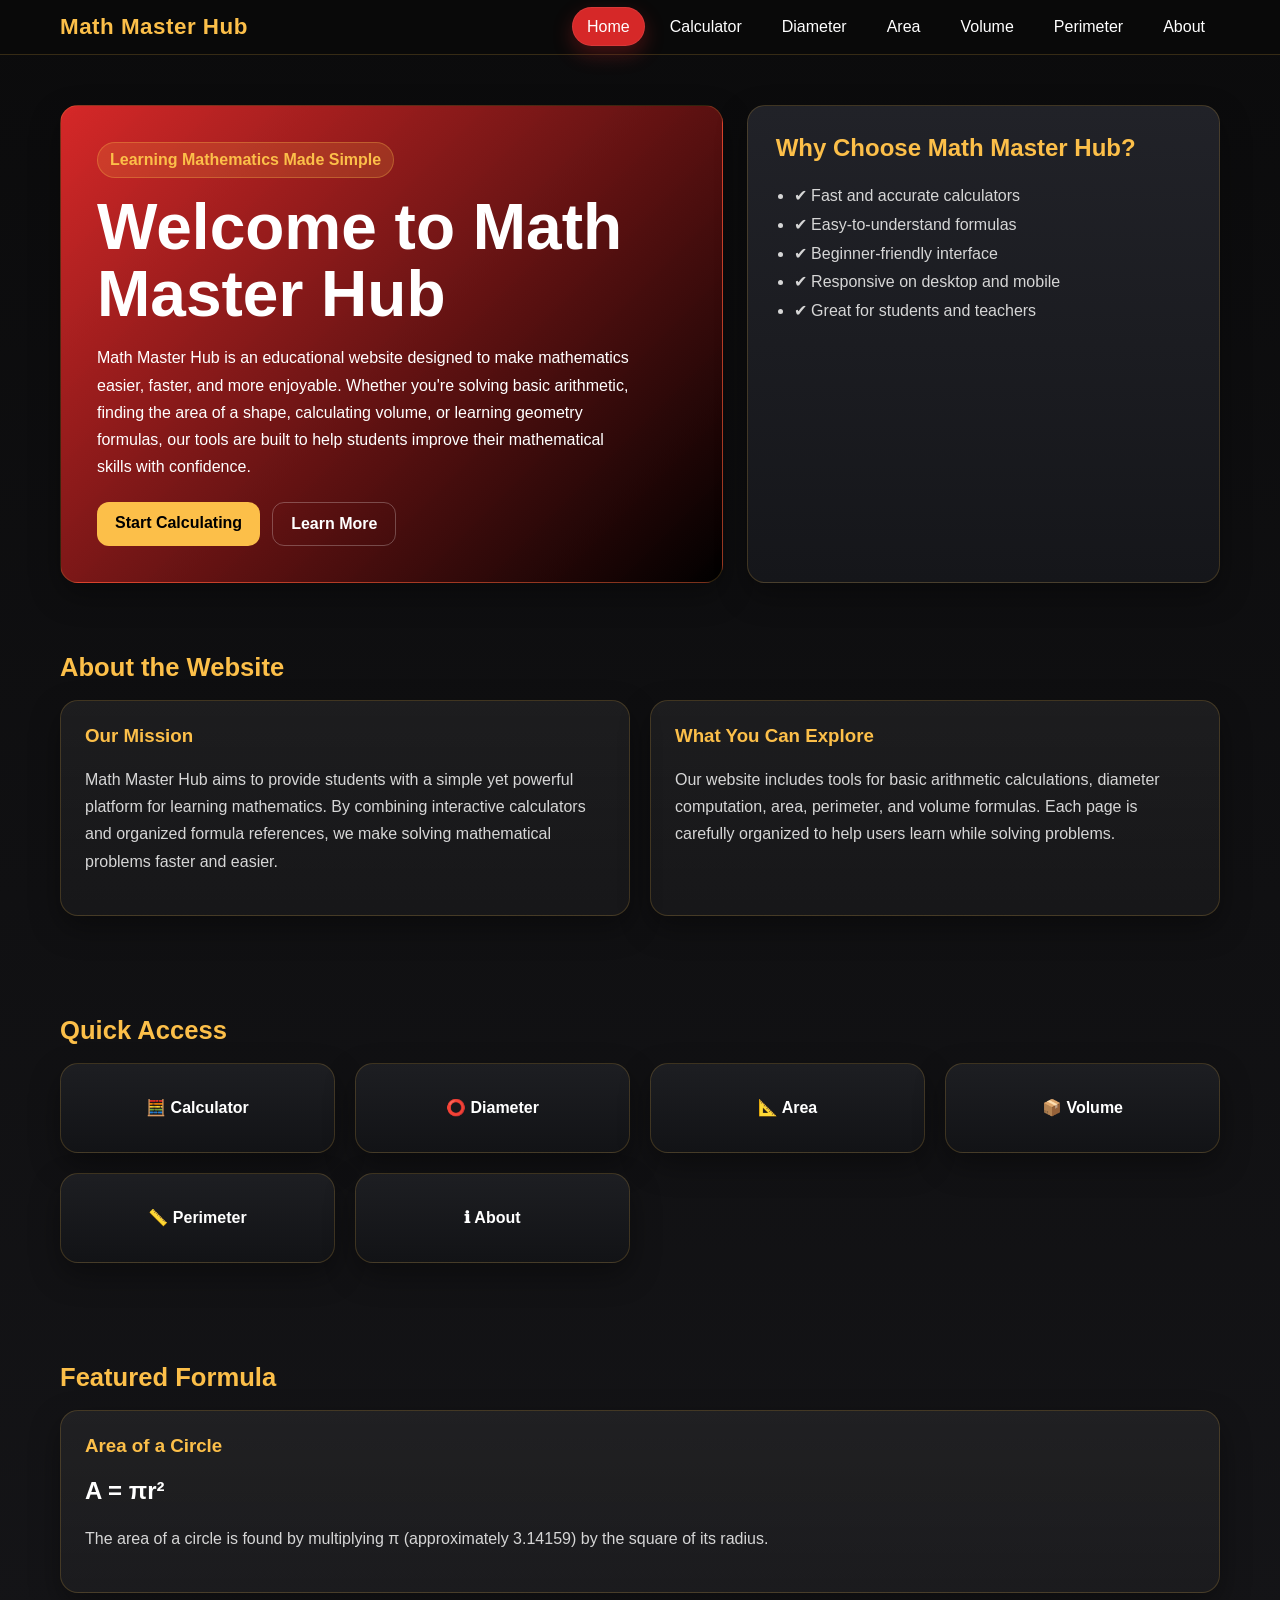
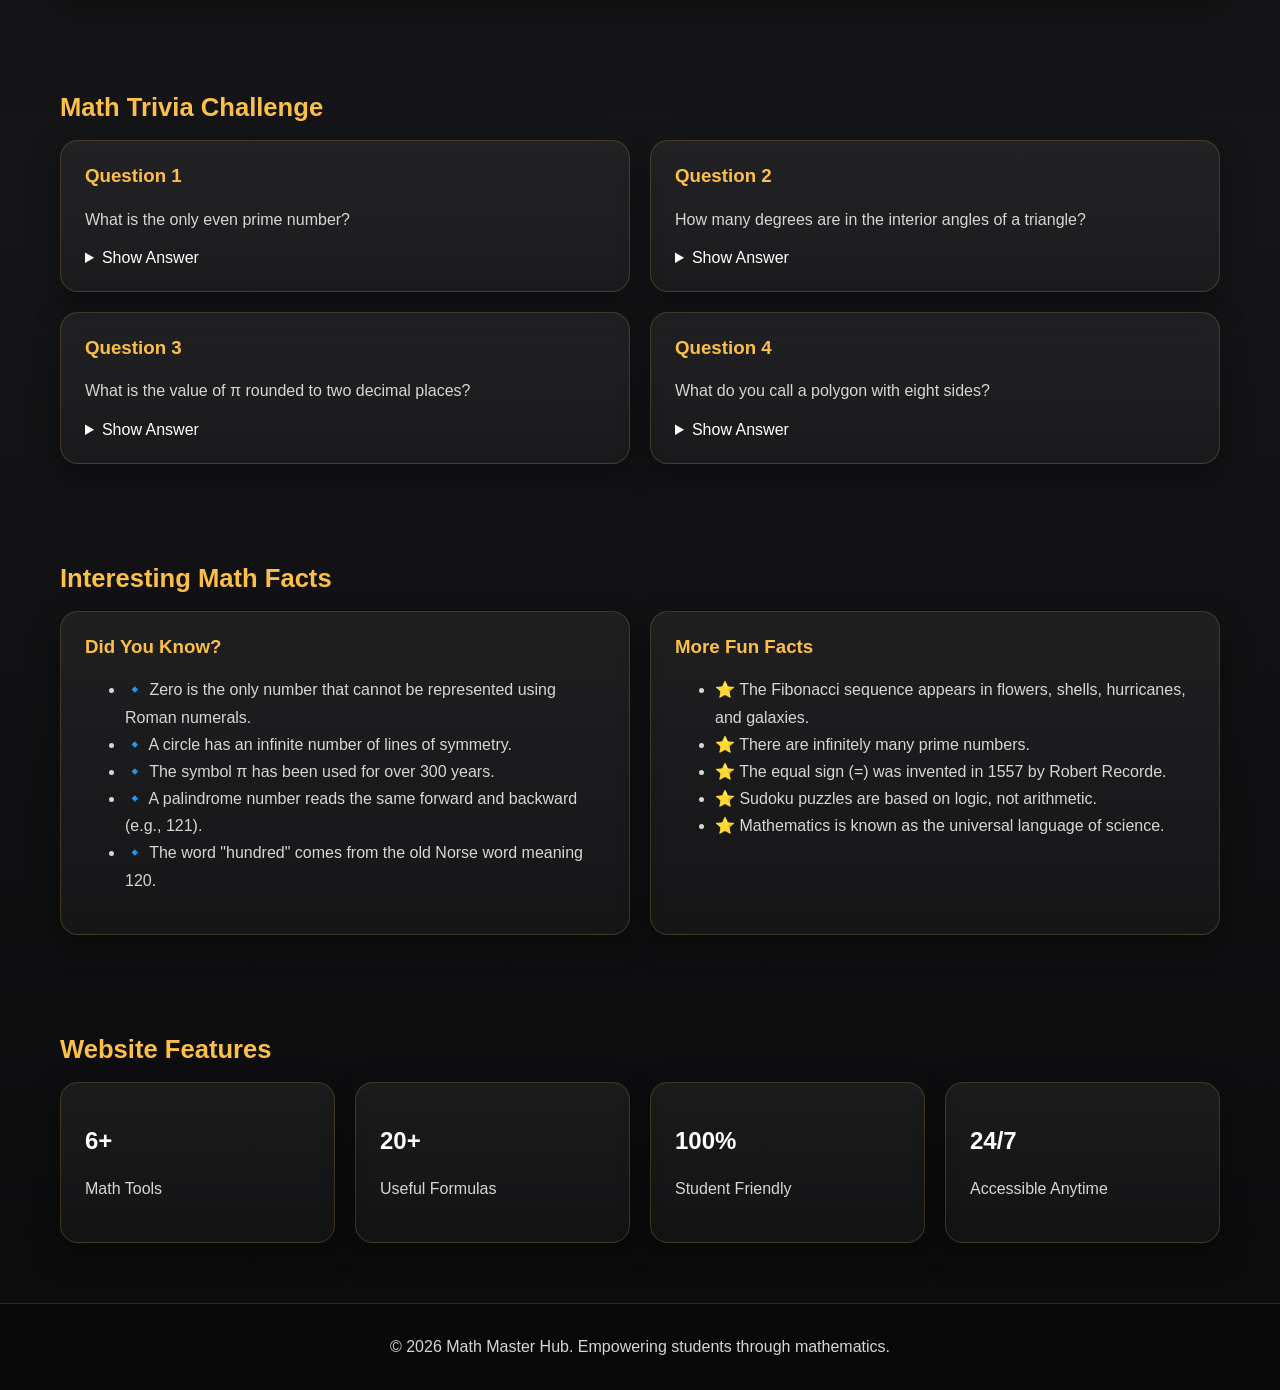
<file: index.html>
<!DOCTYPE html>
<html lang="en">
<head>
  <meta charset="UTF-8">
  <meta name="viewport" content="width=device-width, initial-scale=1.0">
  <title>Math Master Hub | Home</title>
  <link rel="stylesheet" href="style.css">
</head>

<body>

<header class="site-header">
  <nav class="navbar">
    <a href="index.html" class="logo">Math Master Hub</a>

    <button class="menu-toggle" id="menuToggle">☰</button>

    <ul class="nav-links" id="navLinks">
      <li><a class="active" href="index.html">Home</a></li>
      <li><a href="calculator.html">Calculator</a></li>
      <li><a href="diameter.html">Diameter</a></li>
      <li><a href="area.html">Area</a></li>
      <li><a href="volume.html">Volume</a></li>
      <li><a href="perimeter.html">Perimeter</a></li>
      <li><a href="about.html">About</a></li>
    </ul>
  </nav>
</header>

<main>

<!-- HERO -->

<section class="hero banner">

<div class="hero-content">

<span class="badge">Learning Mathematics Made Simple</span>

<h1>Welcome to Math Master Hub</h1>

<p>
Math Master Hub is an educational website designed to make mathematics easier,
faster, and more enjoyable. Whether you're solving basic arithmetic,
finding the area of a shape, calculating volume, or learning geometry formulas,
our tools are built to help students improve their mathematical skills with confidence.
</p>

<div class="hero-actions">
<a href="calculator.html" class="btn primary">Start Calculating</a>
<a href="about.html" class="btn secondary">Learn More</a>
</div>

</div>

<div class="hero-card">

<h2>Why Choose Math Master Hub?</h2>

<ul>
<li>✔ Fast and accurate calculators</li>
<li>✔ Easy-to-understand formulas</li>
<li>✔ Beginner-friendly interface</li>
<li>✔ Responsive on desktop and mobile</li>
<li>✔ Great for students and teachers</li>

</ul>

</div>

</section>

<!-- INTRO -->

<section class="section">

<h2 class="section-title">About the Website</h2>

<div class="grid two">

<div class="card">

<h3>Our Mission</h3>

<p>

Math Master Hub aims to provide students with a simple yet powerful platform
for learning mathematics. By combining interactive calculators and organized
formula references, we make solving mathematical problems faster and easier.

</p>

</div>

<div class="card">

<h3>What You Can Explore</h3>

<p>

Our website includes tools for basic arithmetic calculations,
diameter computation, area, perimeter, and volume formulas.
Each page is carefully organized to help users learn while solving problems.

</p>

</div>

</div>

</section>

<!-- QUICK ACCESS -->

<section class="section">

<h2 class="section-title">Quick Access</h2>

<div class="grid four">

<a class="mini-card" href="calculator.html">🧮 Calculator</a>

<a class="mini-card" href="diameter.html">⭕ Diameter</a>

<a class="mini-card" href="area.html">📐 Area</a>

<a class="mini-card" href="volume.html">📦 Volume</a>

<a class="mini-card" href="perimeter.html">📏 Perimeter</a>

<a class="mini-card" href="about.html">ℹ About</a>

</div>

</section>

<!-- FEATURED FORMULA -->

<section class="section">

<h2 class="section-title">Featured Formula</h2>

<div class="card">

<h3>Area of a Circle</h3>

<h1>A = πr²</h1>

<p>

The area of a circle is found by multiplying π (approximately 3.14159)
by the square of its radius.

</p>

</div>

</section>

<!-- TRIVIA -->

<section class="section">

<h2 class="section-title">Math Trivia Challenge</h2>

<div class="grid two">

<div class="card">

<h3>Question 1</h3>

<p>

What is the only even prime number?

</p>

<details>

<summary>Show Answer</summary>

<p><strong>2</strong></p>

</details>

</div>

<div class="card">

<h3>Question 2</h3>

<p>

How many degrees are in the interior angles of a triangle?

</p>

<details>

<summary>Show Answer</summary>

<p><strong>180°</strong></p>

</details>

</div>

<div class="card">

<h3>Question 3</h3>

<p>

What is the value of π rounded to two decimal places?

</p>

<details>

<summary>Show Answer</summary>

<p><strong>3.14</strong></p>

</details>

</div>

<div class="card">

<h3>Question 4</h3>

<p>

What do you call a polygon with eight sides?

</p>

<details>

<summary>Show Answer</summary>

<p><strong>Octagon</strong></p>

</details>

</div>

</div>

</section>

<!-- RANDOM FACTS -->

<section class="section">

<h2 class="section-title">Interesting Math Facts</h2>

<div class="grid two">

<div class="card">

<h3>Did You Know?</h3>

<ul>

<li>🔹 Zero is the only number that cannot be represented using Roman numerals.</li>

<li>🔹 A circle has an infinite number of lines of symmetry.</li>

<li>🔹 The symbol π has been used for over 300 years.</li>

<li>🔹 A palindrome number reads the same forward and backward (e.g., 121).</li>

<li>🔹 The word "hundred" comes from the old Norse word meaning 120.</li>

</ul>

</div>

<div class="card">

<h3>More Fun Facts</h3>

<ul>

<li>⭐ The Fibonacci sequence appears in flowers, shells, hurricanes, and galaxies.</li>

<li>⭐ There are infinitely many prime numbers.</li>

<li>⭐ The equal sign (=) was invented in 1557 by Robert Recorde.</li>

<li>⭐ Sudoku puzzles are based on logic, not arithmetic.</li>

<li>⭐ Mathematics is known as the universal language of science.</li>

</ul>

</div>

</div>

</section>

<!-- WEBSITE STATS -->

<section class="section">

<h2 class="section-title">Website Features</h2>

<div class="grid four">

<div class="card">

<h1>6+</h1>

<p>Math Tools</p>

</div>

<div class="card">

<h1>20+</h1>

<p>Useful Formulas</p>

</div>

<div class="card">

<h1>100%</h1>

<p>Student Friendly</p>

</div>

<div class="card">

<h1>24/7</h1>

<p>Accessible Anytime</p>

</div>

</div>

</section>

</main>

<footer class="footer">

<p>
© 2026 Math Master Hub. Empowering students through mathematics.
</p>

</footer>

<script src="script.js"></script>

</body>
</html>
</file>
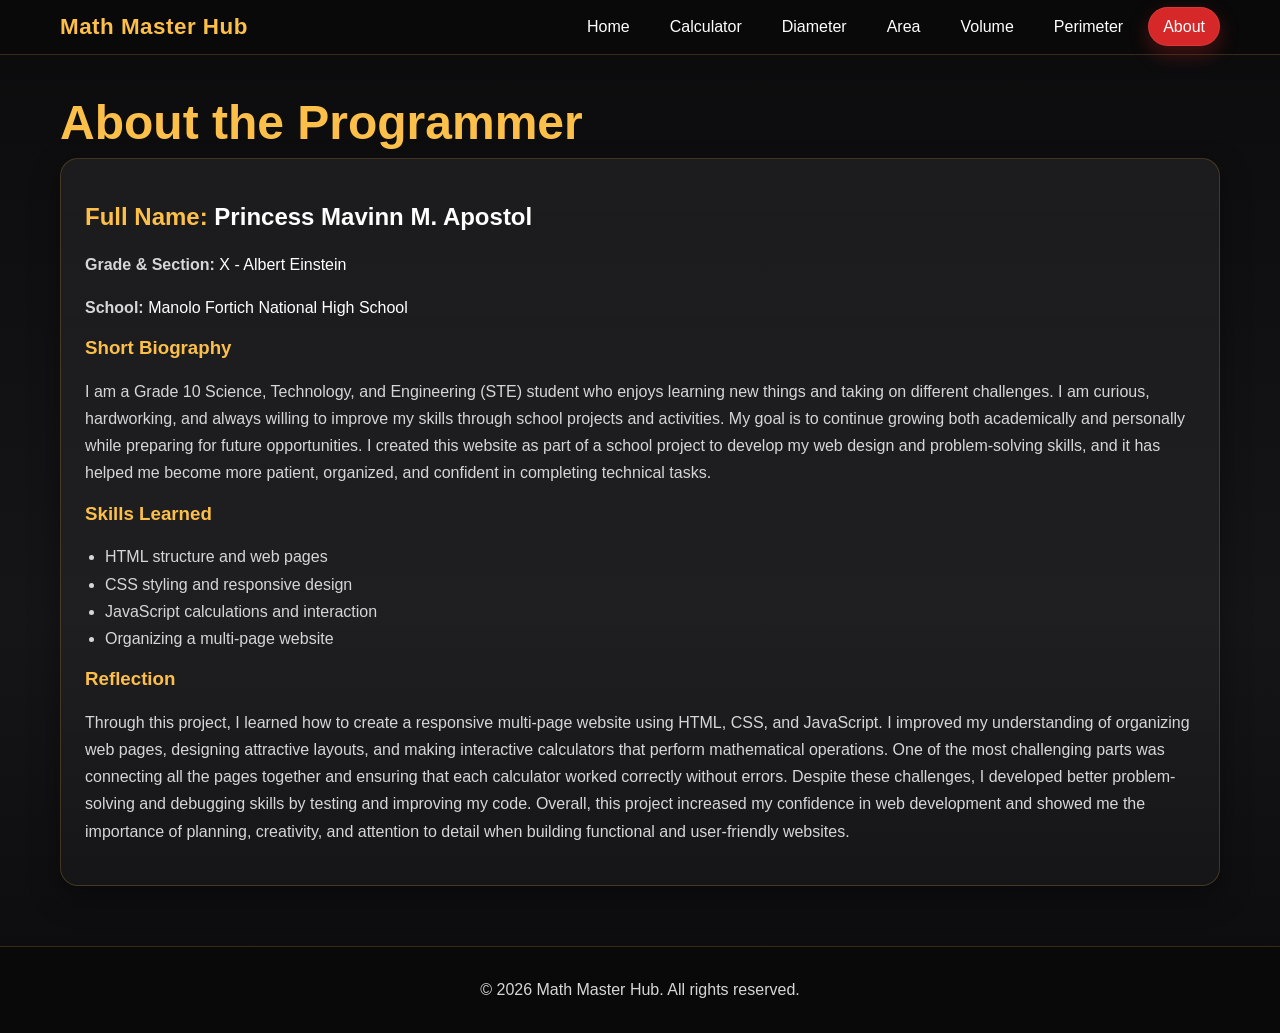
<file: about.html>
<!DOCTYPE html>
<html lang="en">
<head>
  <meta charset="UTF-8" />
  <meta name="viewport" content="width=device-width, initial-scale=1.0" />
  <title>Math Master Hub | About</title>
  <link rel="stylesheet" href="style.css" />
</head>
<body>
  <header class="site-header">
    <nav class="navbar">
      <a href="index.html" class="logo">Math Master Hub</a>
      <button class="menu-toggle" id="menuToggle" aria-label="Open menu">☰</button>
      <ul class="nav-links" id="navLinks">
        <li><a href="index.html">Home</a></li>
        <li><a href="calculator.html">Calculator</a></li>
        <li><a href="diameter.html">Diameter</a></li>
        <li><a href="area.html">Area</a></li>
        <li><a href="volume.html">Volume</a></li>
        <li><a href="perimeter.html">Perimeter</a></li>
        <li><a class="active" href="about.html">About</a></li>
      </ul>
    </nav>
  </header>

  <main class="section">
    <h1 class="page-title">About the Programmer</h1>


      <div class="card about-info">
        <h2>Full Name: <span class="highlight">Princess Mavinn M. Apostol</span></h2>
        <p><strong>Grade & Section:</strong> <span class="highlight">X - Albert Einstein</span></p>
        <p><strong>School:</strong> <span class="highlight">Manolo Fortich National High School</span></p>

        <h3>Short Biography</h3>
        <p>
         I am a Grade 10 Science, Technology, and Engineering (STE) student who enjoys learning new things and taking on different challenges. I am curious, hardworking, and always willing to improve my skills through school projects and activities. My goal is to continue growing both academically and personally while preparing for future opportunities. I created this website as part of a school project to develop my web design and problem-solving skills, and it has helped me become more patient, organized, and confident in completing technical tasks.

        </p>

        <h3>Skills Learned</h3>
        <ul class="skills-list">
          <li>HTML structure and web pages</li>
          <li>CSS styling and responsive design</li>
          <li>JavaScript calculations and interaction</li>
          <li>Organizing a multi-page website</li>
        </ul>

        <h3>Reflection</h3>
        <p>
        Through this project, I learned how to create a responsive multi-page website using HTML, CSS, and JavaScript. I improved my understanding of organizing web pages, designing attractive layouts, and making interactive calculators that perform mathematical operations. One of the most challenging parts was connecting all the pages together and ensuring that each calculator worked correctly without errors. Despite these challenges, I developed better problem-solving and debugging skills by testing and improving my code. Overall, this project increased my confidence in web development and showed me the importance of planning, creativity, and attention to detail when building functional and user-friendly websites.

        </p>
      </div>
    </div>
  </main>

  <footer class="footer">
    <p>© 2026 Math Master Hub. All rights reserved.</p>
  </footer>

  <script src="script.js"></script>
</body>
</html>
</file>
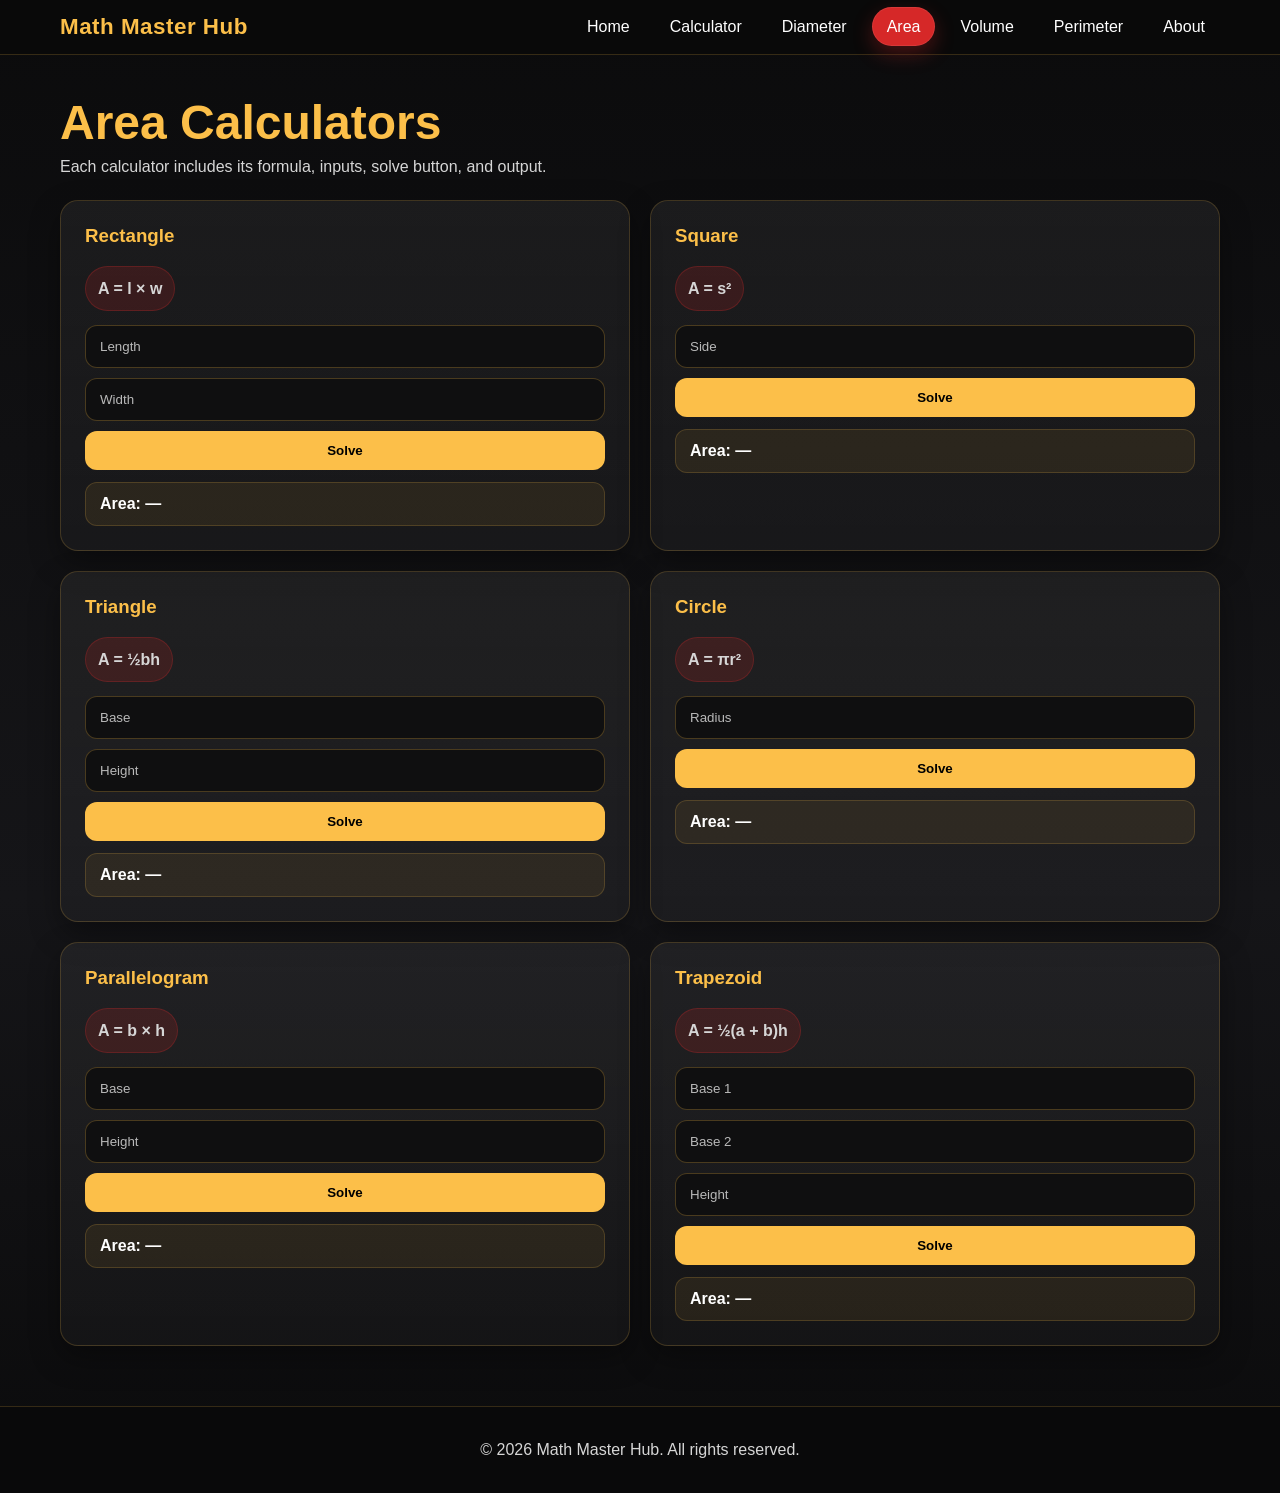
<file: area.html>
<!DOCTYPE html>
<html lang="en">
<head>
  <meta charset="UTF-8" />
  <meta name="viewport" content="width=device-width, initial-scale=1.0" />
  <title>Math Master Hub | Area</title>
  <link rel="stylesheet" href="style.css" />
</head>
<body>
  <header class="site-header">
    <nav class="navbar">
      <a href="index.html" class="logo">Math Master Hub</a>
      <button class="menu-toggle" id="menuToggle" aria-label="Open menu">☰</button>
      <ul class="nav-links" id="navLinks">
        <li><a href="index.html">Home</a></li>
        <li><a href="calculator.html">Calculator</a></li>
        <li><a href="diameter.html">Diameter</a></li>
        <li><a class="active" href="area.html">Area</a></li>
        <li><a href="volume.html">Volume</a></li>
        <li><a href="perimeter.html">Perimeter</a></li>
        <li><a href="about.html">About</a></li>
      </ul>
    </nav>
  </header>

  <main class="section">
    <h1 class="page-title">Area Calculators</h1>
    <p class="page-subtitle">Each calculator includes its formula, inputs, solve button, and output.</p>

    <div class="grid two">
      <div class="card calc-card">
        <h3>Rectangle</h3>
        <p class="formula">A = l × w</p>
        <input type="number" id="rectL" placeholder="Length">
        <input type="number" id="rectW" placeholder="Width">
        <button class="btn primary full" onclick="calculateArea('rectangle')">Solve</button>
        <div class="result" id="areaRectangle">Area: —</div>
      </div>

      <div class="card calc-card">
        <h3>Square</h3>
        <p class="formula">A = s²</p>
        <input type="number" id="squareS" placeholder="Side">
        <button class="btn primary full" onclick="calculateArea('square')">Solve</button>
        <div class="result" id="areaSquare">Area: —</div>
      </div>

      <div class="card calc-card">
        <h3>Triangle</h3>
        <p class="formula">A = ½bh</p>
        <input type="number" id="triB" placeholder="Base">
        <input type="number" id="triH" placeholder="Height">
        <button class="btn primary full" onclick="calculateArea('triangle')">Solve</button>
        <div class="result" id="areaTriangle">Area: —</div>
      </div>

      <div class="card calc-card">
        <h3>Circle</h3>
        <p class="formula">A = πr²</p>
        <input type="number" id="circleR" placeholder="Radius">
        <button class="btn primary full" onclick="calculateArea('circle')">Solve</button>
        <div class="result" id="areaCircle">Area: —</div>
      </div>

      <div class="card calc-card">
        <h3>Parallelogram</h3>
        <p class="formula">A = b × h</p>
        <input type="number" id="paraB" placeholder="Base">
        <input type="number" id="paraH" placeholder="Height">
        <button class="btn primary full" onclick="calculateArea('parallelogram')">Solve</button>
        <div class="result" id="areaParallelogram">Area: —</div>
      </div>

      <div class="card calc-card">
        <h3>Trapezoid</h3>
        <p class="formula">A = ½(a + b)h</p>
        <input type="number" id="trapA" placeholder="Base 1">
        <input type="number" id="trapB" placeholder="Base 2">
        <input type="number" id="trapH" placeholder="Height">
        <button class="btn primary full" onclick="calculateArea('trapezoid')">Solve</button>
        <div class="result" id="areaTrapezoid">Area: —</div>
      </div>
    </div>
  </main>

  <footer class="footer">
    <p>© 2026 Math Master Hub. All rights reserved.</p>
  </footer>

  <script src="script.js"></script>
</body>
</html>
</file>
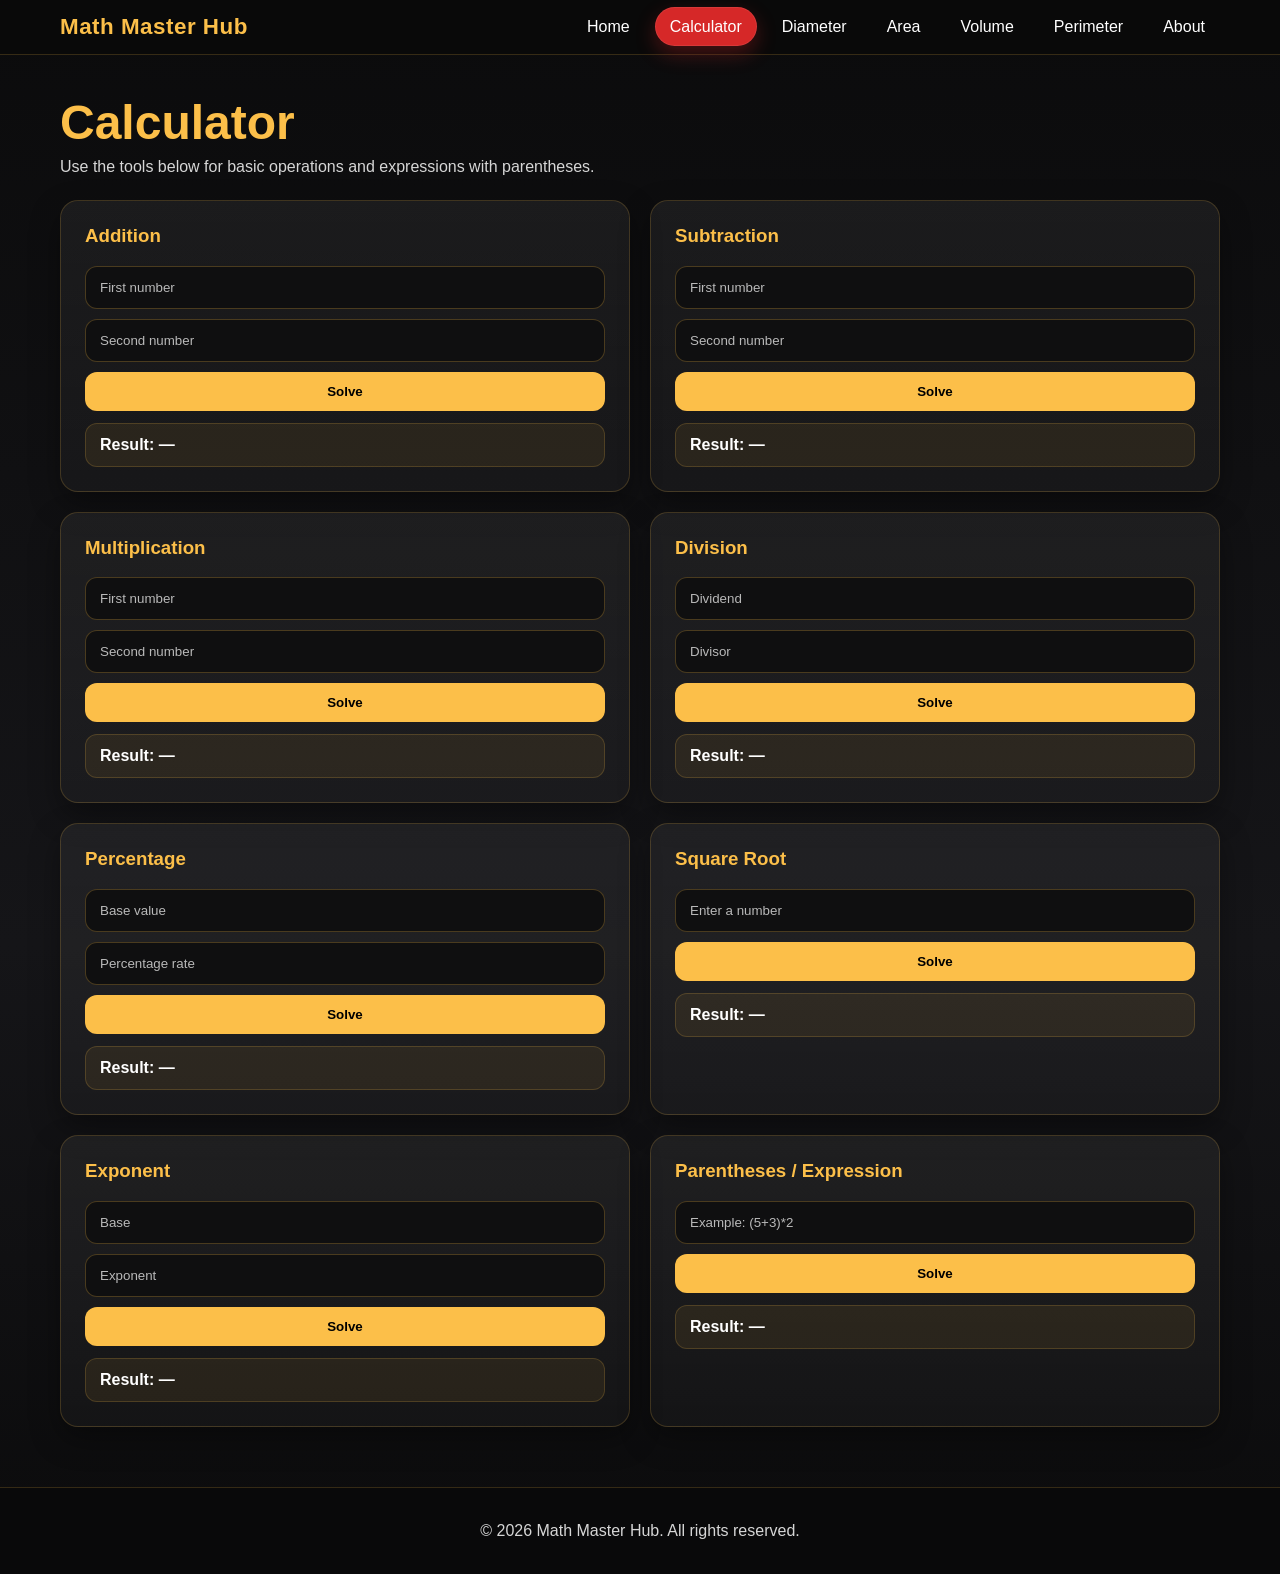
<file: calculator.html>
<!DOCTYPE html>
<html lang="en">
<head>
  <meta charset="UTF-8" />
  <meta name="viewport" content="width=device-width, initial-scale=1.0" />
  <title>Math Master Hub | Calculator</title>
  <link rel="stylesheet" href="style.css" />
</head>
<body>
  <header class="site-header">
    <nav class="navbar">
      <a href="index.html" class="logo">Math Master Hub</a>
      <button class="menu-toggle" id="menuToggle" aria-label="Open menu">☰</button>
      <ul class="nav-links" id="navLinks">
        <li><a href="index.html">Home</a></li>
        <li><a class="active" href="calculator.html">Calculator</a></li>
        <li><a href="diameter.html">Diameter</a></li>
        <li><a href="area.html">Area</a></li>
        <li><a href="volume.html">Volume</a></li>
        <li><a href="perimeter.html">Perimeter</a></li>
        <li><a href="about.html">About</a></li>
      </ul>
    </nav>
  </header>

  <main class="section">
    <h1 class="page-title">Calculator</h1>
    <p class="page-subtitle">Use the tools below for basic operations and expressions with parentheses.</p>

    <div class="grid two">
      <div class="card calc-card">
        <h3>Addition</h3>
        <input type="number" id="add1" placeholder="First number">
        <input type="number" id="add2" placeholder="Second number">
        <button class="btn primary full" onclick="calculateBasic('add')">Solve</button>
        <div class="result" id="addResult">Result: —</div>
      </div>

      <div class="card calc-card">
        <h3>Subtraction</h3>
        <input type="number" id="sub1" placeholder="First number">
        <input type="number" id="sub2" placeholder="Second number">
        <button class="btn primary full" onclick="calculateBasic('sub')">Solve</button>
        <div class="result" id="subResult">Result: —</div>
      </div>

      <div class="card calc-card">
        <h3>Multiplication</h3>
        <input type="number" id="mul1" placeholder="First number">
        <input type="number" id="mul2" placeholder="Second number">
        <button class="btn primary full" onclick="calculateBasic('mul')">Solve</button>
        <div class="result" id="mulResult">Result: —</div>
      </div>

      <div class="card calc-card">
        <h3>Division</h3>
        <input type="number" id="div1" placeholder="Dividend">
        <input type="number" id="div2" placeholder="Divisor">
        <button class="btn primary full" onclick="calculateBasic('div')">Solve</button>
        <div class="result" id="divResult">Result: —</div>
      </div>

      <div class="card calc-card">
        <h3>Percentage</h3>
        <input type="number" id="pctBase" placeholder="Base value">
        <input type="number" id="pctRate" placeholder="Percentage rate">
        <button class="btn primary full" onclick="calculatePercentage()">Solve</button>
        <div class="result" id="pctResult">Result: —</div>
      </div>

      <div class="card calc-card">
        <h3>Square Root</h3>
        <input type="number" id="sqrtValue" placeholder="Enter a number">
        <button class="btn primary full" onclick="calculateSquareRoot()">Solve</button>
        <div class="result" id="sqrtResult">Result: —</div>
      </div>

      <div class="card calc-card">
        <h3>Exponent</h3>
        <input type="number" id="expBase" placeholder="Base">
        <input type="number" id="expPower" placeholder="Exponent">
        <button class="btn primary full" onclick="calculateExponent()">Solve</button>
        <div class="result" id="expResult">Result: —</div>
      </div>

      <div class="card calc-card">
        <h3>Parentheses / Expression</h3>
        <input type="text" id="exprInput" placeholder="Example: (5+3)*2">
        <button class="btn primary full" onclick="calculateExpression()">Solve</button>
        <div class="result" id="exprResult">Result: —</div>
      </div>
    </div>
  </main>

  <footer class="footer">
    <p>© 2026 Math Master Hub. All rights reserved.</p>
  </footer>

  <script src="script.js"></script>
</body>
</html>
</file>
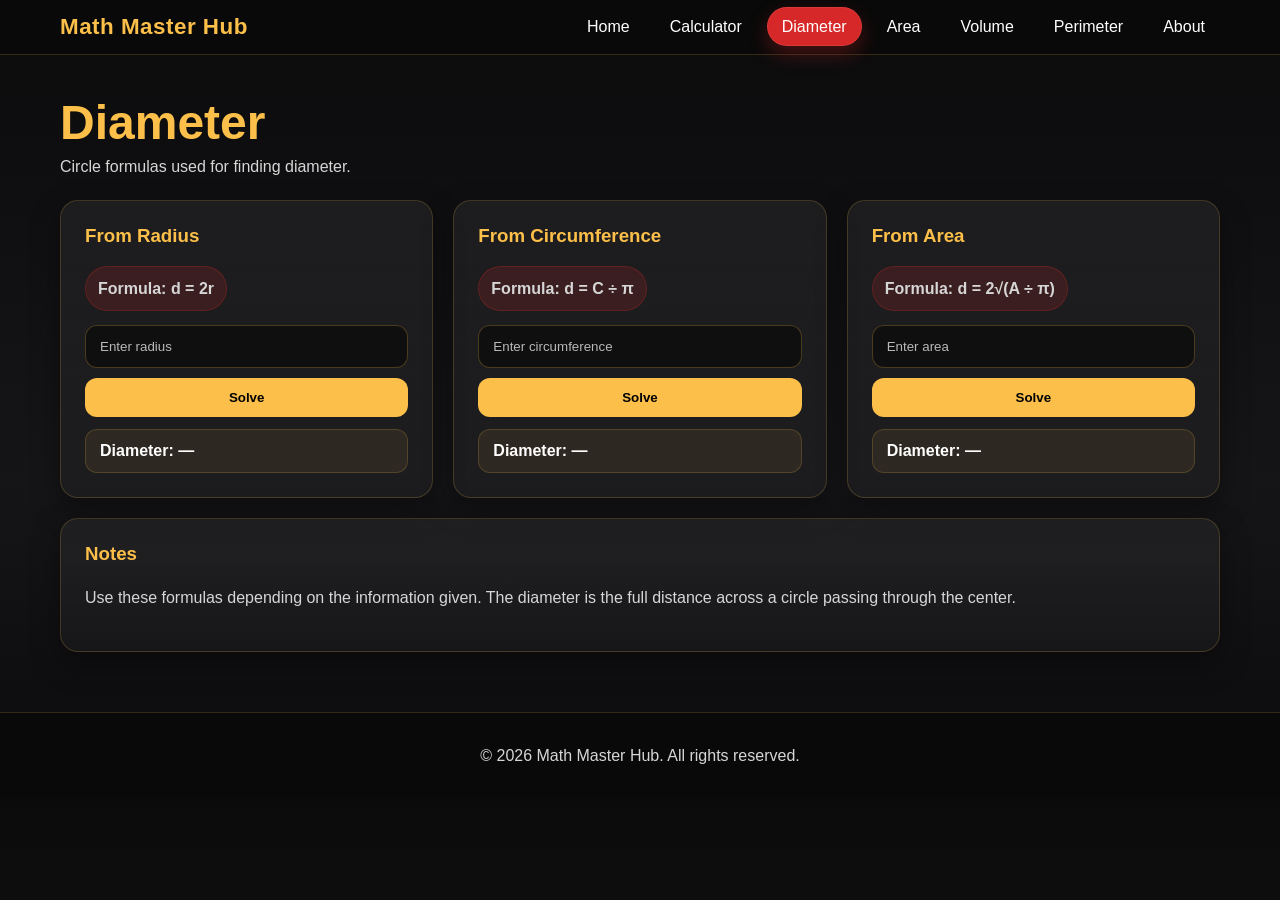
<file: diameter.html>
<!DOCTYPE html>
<html lang="en">
<head>
  <meta charset="UTF-8" />
  <meta name="viewport" content="width=device-width, initial-scale=1.0" />
  <title>Math Master Hub | Diameter</title>
  <link rel="stylesheet" href="style.css" />
</head>
<body>
  <header class="site-header">
    <nav class="navbar">
      <a href="index.html" class="logo">Math Master Hub</a>
      <button class="menu-toggle" id="menuToggle" aria-label="Open menu">☰</button>
      <ul class="nav-links" id="navLinks">
        <li><a href="index.html">Home</a></li>
        <li><a href="calculator.html">Calculator</a></li>
        <li><a class="active" href="diameter.html">Diameter</a></li>
        <li><a href="area.html">Area</a></li>
        <li><a href="volume.html">Volume</a></li>
        <li><a href="perimeter.html">Perimeter</a></li>
        <li><a href="about.html">About</a></li>
      </ul>
    </nav>
  </header>

  <main class="section">
    <h1 class="page-title">Diameter</h1>
    <p class="page-subtitle">Circle formulas used for finding diameter.</p>

    <div class="grid three">
      <div class="card calc-card">
        <h3>From Radius</h3>
        <p class="formula">Formula: d = 2r</p>
        <input type="number" id="diaRadius" placeholder="Enter radius">
        <button class="btn primary full" onclick="calculateDiameter('radius')">Solve</button>
        <div class="result" id="diaRadiusResult">Diameter: —</div>
      </div>

      <div class="card calc-card">
        <h3>From Circumference</h3>
        <p class="formula">Formula: d = C ÷ π</p>
        <input type="number" id="diaCircumference" placeholder="Enter circumference">
        <button class="btn primary full" onclick="calculateDiameter('circumference')">Solve</button>
        <div class="result" id="diaCircumferenceResult">Diameter: —</div>
      </div>

      <div class="card calc-card">
        <h3>From Area</h3>
        <p class="formula">Formula: d = 2√(A ÷ π)</p>
        <input type="number" id="diaArea" placeholder="Enter area">
        <button class="btn primary full" onclick="calculateDiameter('area')">Solve</button>
        <div class="result" id="diaAreaResult">Diameter: —</div>
      </div>
    </div>

    <div class="card info-card">
      <h3>Notes</h3>
      <p>
        Use these formulas depending on the information given. The diameter is the full distance
        across a circle passing through the center.
      </p>
    </div>
  </main>

  <footer class="footer">
    <p>© 2026 Math Master Hub. All rights reserved.</p>
  </footer>

  <script src="script.js"></script>
</body>
</html>
</file>
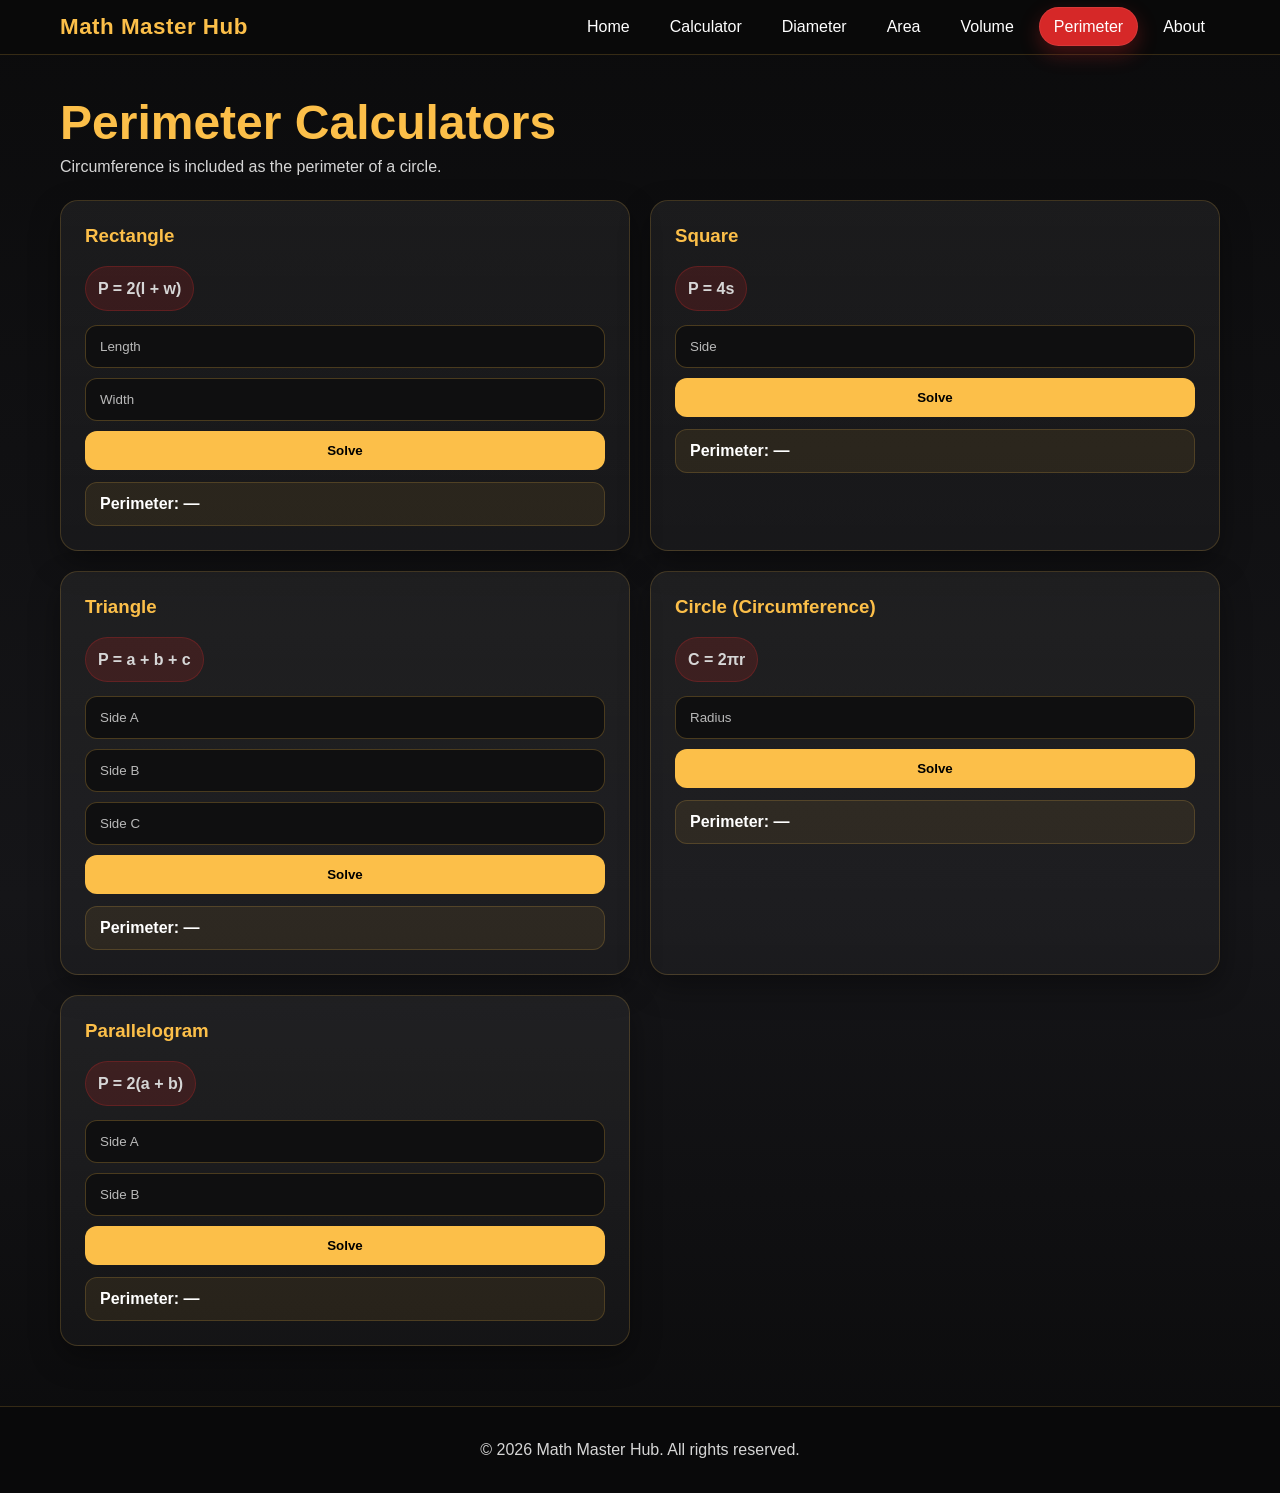
<file: perimeter.html>
<!DOCTYPE html>
<html lang="en">
<head>
  <meta charset="UTF-8" />
  <meta name="viewport" content="width=device-width, initial-scale=1.0" />
  <title>Math Master Hub | Perimeter</title>
  <link rel="stylesheet" href="style.css" />
</head>
<body>
  <header class="site-header">
    <nav class="navbar">
      <a href="index.html" class="logo">Math Master Hub</a>
      <button class="menu-toggle" id="menuToggle" aria-label="Open menu">☰</button>
      <ul class="nav-links" id="navLinks">
        <li><a href="index.html">Home</a></li>
        <li><a href="calculator.html">Calculator</a></li>
        <li><a href="diameter.html">Diameter</a></li>
        <li><a href="area.html">Area</a></li>
        <li><a href="volume.html">Volume</a></li>
        <li><a class="active" href="perimeter.html">Perimeter</a></li>
        <li><a href="about.html">About</a></li>
      </ul>
    </nav>
  </header>

  <main class="section">
    <h1 class="page-title">Perimeter Calculators</h1>
    <p class="page-subtitle">Circumference is included as the perimeter of a circle.</p>

    <div class="grid two">
      <div class="card calc-card">
        <h3>Rectangle</h3>
        <p class="formula">P = 2(l + w)</p>
        <input type="number" id="perRectL" placeholder="Length">
        <input type="number" id="perRectW" placeholder="Width">
        <button class="btn primary full" onclick="calculatePerimeter('rectangle')">Solve</button>
        <div class="result" id="perRectangle">Perimeter: —</div>
      </div>

      <div class="card calc-card">
        <h3>Square</h3>
        <p class="formula">P = 4s</p>
        <input type="number" id="perSquareS" placeholder="Side">
        <button class="btn primary full" onclick="calculatePerimeter('square')">Solve</button>
        <div class="result" id="perSquare">Perimeter: —</div>
      </div>

      <div class="card calc-card">
        <h3>Triangle</h3>
        <p class="formula">P = a + b + c</p>
        <input type="number" id="perTriA" placeholder="Side A">
        <input type="number" id="perTriB" placeholder="Side B">
        <input type="number" id="perTriC" placeholder="Side C">
        <button class="btn primary full" onclick="calculatePerimeter('triangle')">Solve</button>
        <div class="result" id="perTriangle">Perimeter: —</div>
      </div>

      <div class="card calc-card">
        <h3>Circle (Circumference)</h3>
        <p class="formula">C = 2πr</p>
        <input type="number" id="perCircleR" placeholder="Radius">
        <button class="btn primary full" onclick="calculatePerimeter('circle')">Solve</button>
        <div class="result" id="perCircle">Perimeter: —</div>
      </div>

      <div class="card calc-card">
        <h3>Parallelogram</h3>
        <p class="formula">P = 2(a + b)</p>
        <input type="number" id="perParaA" placeholder="Side A">
        <input type="number" id="perParaB" placeholder="Side B">
        <button class="btn primary full" onclick="calculatePerimeter('parallelogram')">Solve</button>
        <div class="result" id="perParallelogram">Perimeter: —</div>
      </div>
    </div>
  </main>

  <footer class="footer">
    <p>© 2026 Math Master Hub. All rights reserved.</p>
  </footer>

  <script src="script.js"></script>
</body>
</html>
</file>
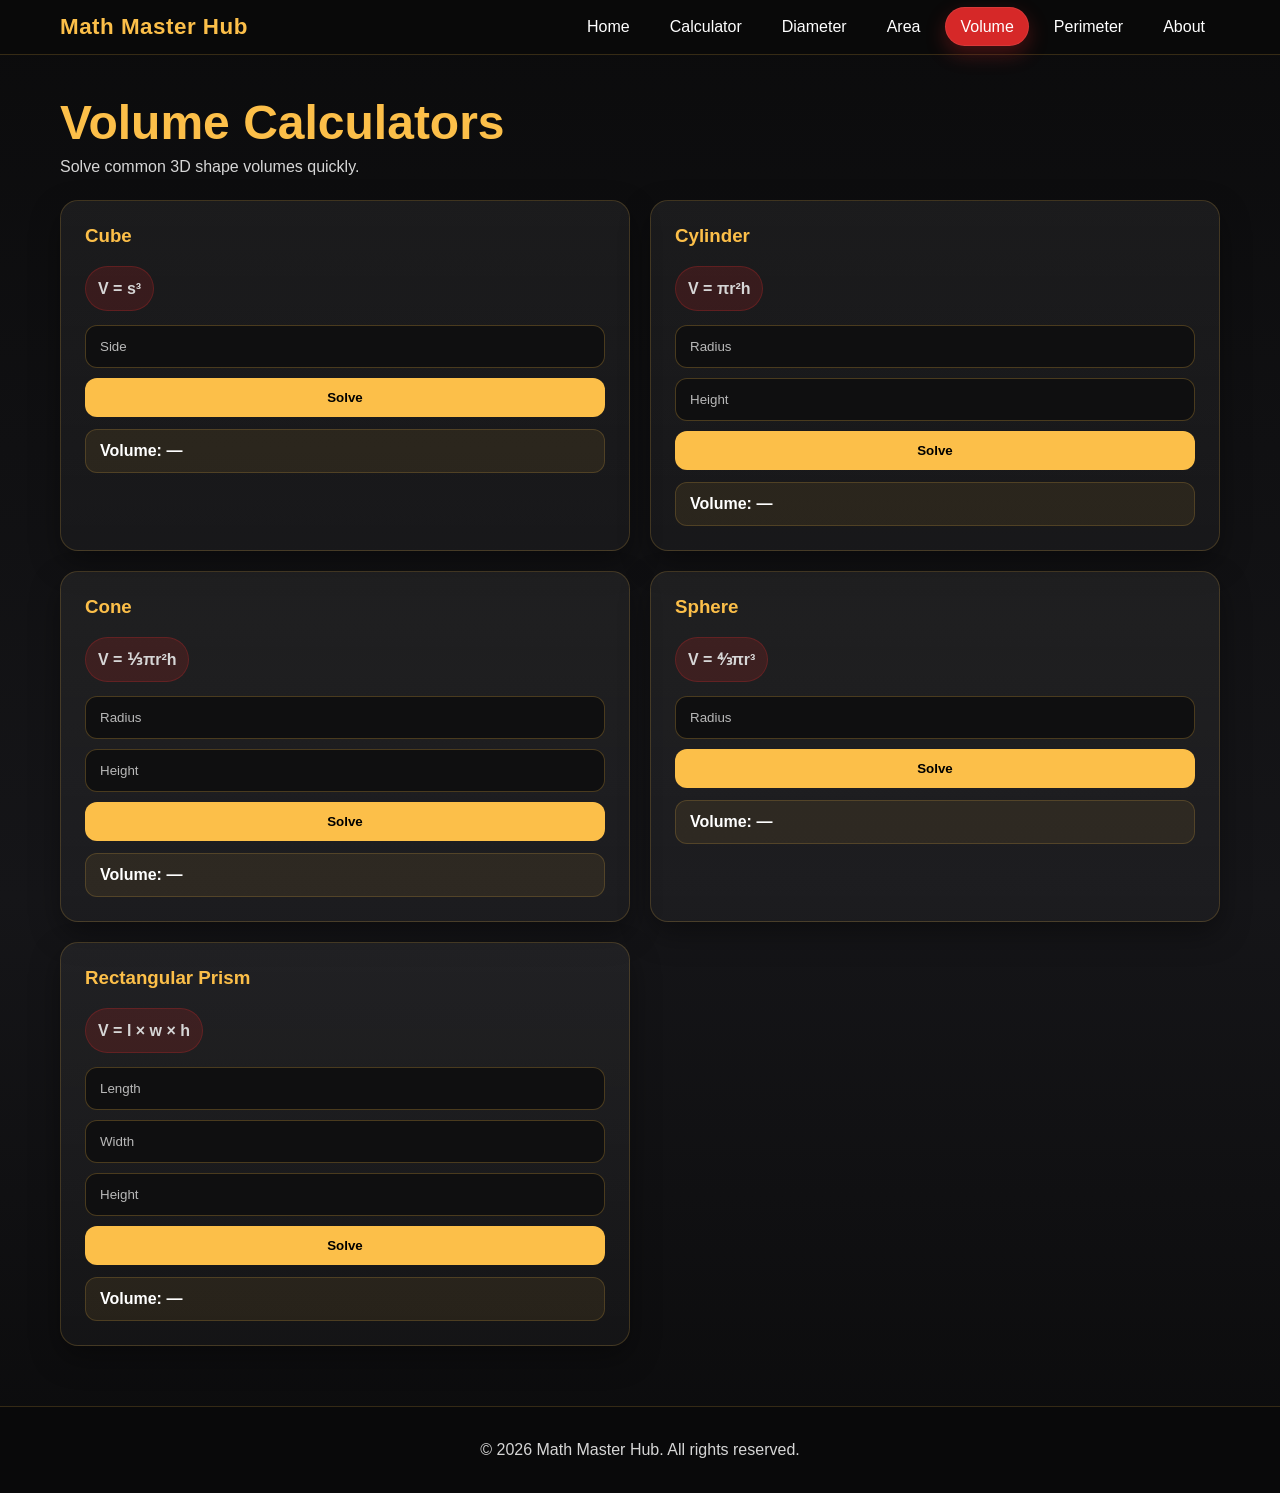
<file: volume.html>
<!DOCTYPE html>
<html lang="en">
<head>
  <meta charset="UTF-8" />
  <meta name="viewport" content="width=device-width, initial-scale=1.0" />
  <title>Math Master Hub | Volume</title>
  <link rel="stylesheet" href="style.css" />
</head>
<body>
  <header class="site-header">
    <nav class="navbar">
      <a href="index.html" class="logo">Math Master Hub</a>
      <button class="menu-toggle" id="menuToggle" aria-label="Open menu">☰</button>
      <ul class="nav-links" id="navLinks">
        <li><a href="index.html">Home</a></li>
        <li><a href="calculator.html">Calculator</a></li>
        <li><a href="diameter.html">Diameter</a></li>
        <li><a href="area.html">Area</a></li>
        <li><a class="active" href="volume.html">Volume</a></li>
        <li><a href="perimeter.html">Perimeter</a></li>
        <li><a href="about.html">About</a></li>
      </ul>
    </nav>
  </header>

  <main class="section">
    <h1 class="page-title">Volume Calculators</h1>
    <p class="page-subtitle">Solve common 3D shape volumes quickly.</p>

    <div class="grid two">
      <div class="card calc-card">
        <h3>Cube</h3>
        <p class="formula">V = s³</p>
        <input type="number" id="cubeS" placeholder="Side">
        <button class="btn primary full" onclick="calculateVolume('cube')">Solve</button>
        <div class="result" id="volCube">Volume: —</div>
      </div>

      <div class="card calc-card">
        <h3>Cylinder</h3>
        <p class="formula">V = πr²h</p>
        <input type="number" id="cylR" placeholder="Radius">
        <input type="number" id="cylH" placeholder="Height">
        <button class="btn primary full" onclick="calculateVolume('cylinder')">Solve</button>
        <div class="result" id="volCylinder">Volume: —</div>
      </div>

      <div class="card calc-card">
        <h3>Cone</h3>
        <p class="formula">V = ⅓πr²h</p>
        <input type="number" id="coneR" placeholder="Radius">
        <input type="number" id="coneH" placeholder="Height">
        <button class="btn primary full" onclick="calculateVolume('cone')">Solve</button>
        <div class="result" id="volCone">Volume: —</div>
      </div>

      <div class="card calc-card">
        <h3>Sphere</h3>
        <p class="formula">V = ⁴⁄₃πr³</p>
        <input type="number" id="sphereR" placeholder="Radius">
        <button class="btn primary full" onclick="calculateVolume('sphere')">Solve</button>
        <div class="result" id="volSphere">Volume: —</div>
      </div>

      <div class="card calc-card">
        <h3>Rectangular Prism</h3>
        <p class="formula">V = l × w × h</p>
        <input type="number" id="rpL" placeholder="Length">
        <input type="number" id="rpW" placeholder="Width">
        <input type="number" id="rpH" placeholder="Height">
        <button class="btn primary full" onclick="calculateVolume('rectangularPrism')">Solve</button>
        <div class="result" id="volRectangularPrism">Volume: —</div>
      </div>
    </div>
  </main>

  <footer class="footer">
    <p>© 2026 Math Master Hub. All rights reserved.</p>
  </footer>

  <script src="script.js"></script>
</body>
</html>
</file>
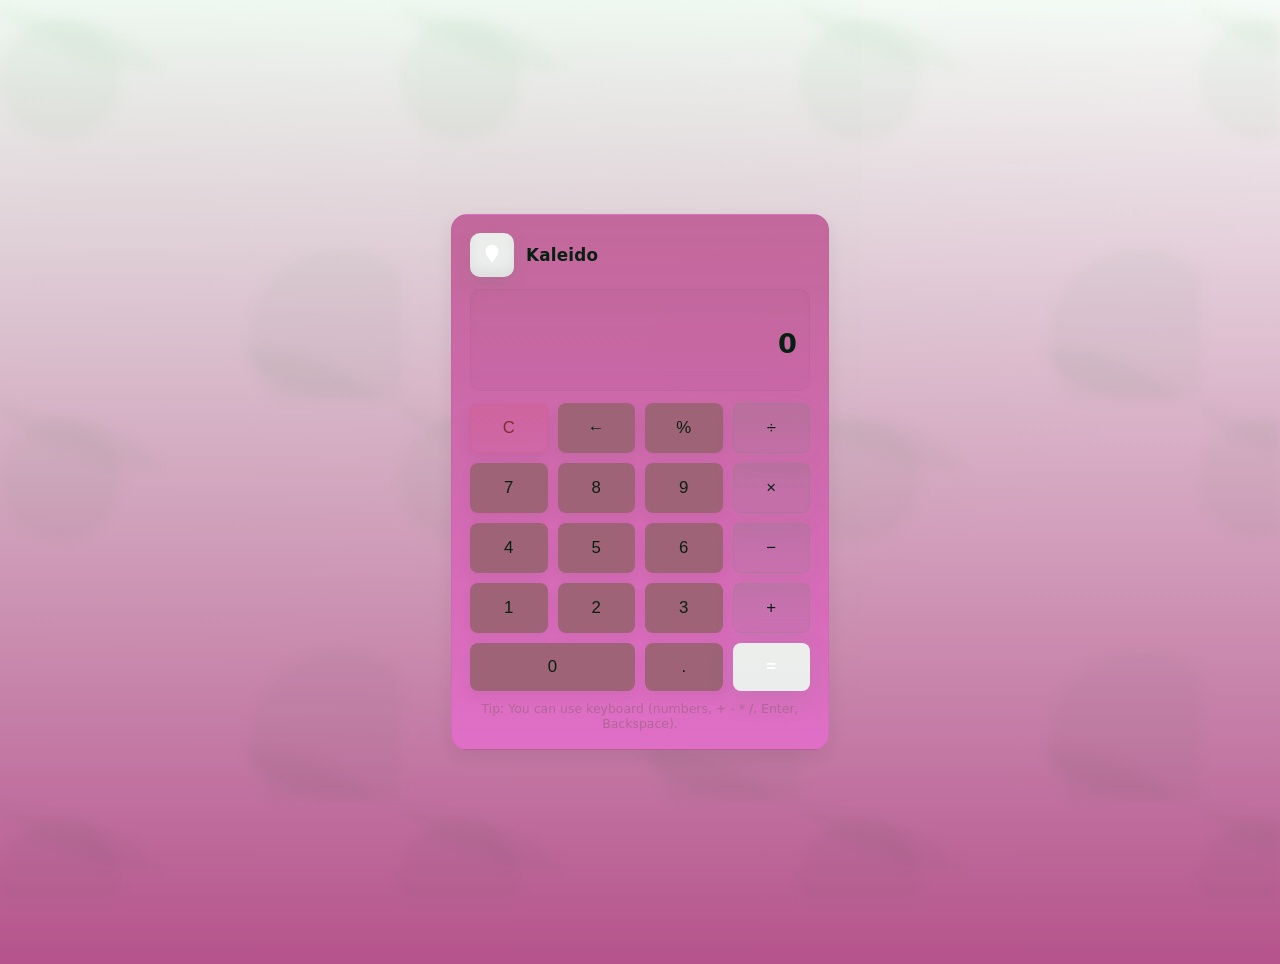
<file: java/html.html>
<!DOCTYPE html>
<html lang="en">
<head>
  <meta charset="utf-8" />
  <meta name="viewport" content="width=device-width,initial-scale=1" />
  <title>calculator</title>
  <style>
    /* Theme variables (light, nature-inspired) */
    :root{
      --bg:#f5fbf6;             /* soft cream background */
      --panel:#9e6377;          /* panel white */
      --accent:#eceeec;         /* green accent */
      --accent-strong:#eaedeb;  /* stronger green for hover/active */
      --text:#072012;           /* dark green text */
      --muted:#af6896;          /* muted green */
      --leaf-opacity:0.06;      /* background leaf art opacity */
      --glass: rgba(0,0,0,0.03);
      --shadow: 0 6px 18px rgba(18,40,24,0.08);
    }

    /* Page */
    html,body{
      height:100%;
      margin:0;
      font-family:Inter, system-ui, -apple-system, "Segoe UI", Roboto, "Helvetica Neue", Arial;
      background:
        radial-gradient(1200px 700px at 10% 10%, rgba(46,160,68,0.04), transparent),
        linear-gradient(180deg,var(--bg) 0%, #b5538c 100%);
      color:var(--text);
      -webkit-font-smoothing:antialiased;
      -moz-osx-font-smoothing:grayscale;
      display:flex;
      align-items:center;
      justify-content:center;
      padding:2rem;
    }

    /* Subtle environmental artwork (repeating leaves) */
    body::before{
      content:"";
      position:fixed;
      inset:0;
      background-image:
        radial-gradient(circle at 15% 20%, rgba(46,160,68,var(--leaf-opacity)) 0 60px, transparent 61px),
        radial-gradient(circle at 85% 85%, rgba(46,160,68,var(--leaf-opacity)) 0 90px, transparent 91px),
        url('data:image/svg+xml;utf8,<svg xmlns="http://www.w3.org/2000/svg" width="400" height="400" viewBox="0 0 200 200"><g fill="%232ea044" fill-opacity="0.06"><path d="M42 10c25 5 40 25 40 25s-20 2-40-6C14 18-6 6 0 0c6 6 20 9 42 10z"/><path d="M160 200c-25-5-40-25-40-25s20-2 40 6c26 13 46 25 40 31-6-6-20-9-40-12z"/></g></svg>');
      background-repeat:repeat;
      background-size: 400px 400px;
      pointer-events:none;
      z-index:0;
      mix-blend-mode:multiply;
      opacity:0.6;
      filter: blur(6px) saturate(1);
    }

    /* Calculator card */
    .calc {
      position:relative;
      z-index:1;
      width:340px;
      max-width:95vw;
      border-radius:16px;
      padding:18px;
      background:
        linear-gradient(180deg, rgba(191, 92, 148, 0.9), rgba(225, 110, 200, 0.95));
      box-shadow:var(--shadow);
      border:1px solid rgba(18,40,24,0.04);
    }

    header.calc-header{
      display:flex;
      align-items:center;
      gap:12px;
      margin-bottom:12px;
    }
    .logo {
      width:44px;
      height:44px;
      background:linear-gradient(135deg,var(--accent),var(--accent-strong));
      border-radius:10px;
      display:flex;
      align-items:center;
      justify-content:center;
      box-shadow: 0 6px 16px rgba(30,143,55,0.12), inset 0 -6px 12px rgba(0,0,0,0.06);
      flex-shrink:0;
    }
    .logo svg { width:22px; height:22px; transform:translateY(-1px); }

    .title {
      font-weight:700;
      font-size:1.05rem;
      letter-spacing:0.2px;
      color:var(--text);
    }
    .subtitle {
      font-size:0.75rem;
      color:var(--muted);
      margin-top:2px;
    }

    /* Display */
    .display {
      background: linear-gradient(180deg, rgba(10,30,15,0.02), rgba(10,30,15,0.01));
      border-radius:10px;
      padding:14px 12px;
      margin-bottom:12px;
      min-height:72px;
      display:flex;
      flex-direction:column;
      justify-content:center;
      gap:6px;
      border:1px solid rgba(18,40,24,0.04);
      box-shadow: inset 0 -6px 18px rgba(10,30,15,0.02);
    }
    .display .history {
      font-size:0.82rem;
      color:var(--muted);
      text-align:right;
      overflow:hidden;
      text-overflow:ellipsis;
      white-space:nowrap;
      padding-right:2px;
    }
    .display .value {
      font-size:1.7rem;
      font-weight:700;
      text-align:right;
      color:var(--text);
      word-break:break-all;
    }

    /* Grid of buttons */
    .keys {
      display:grid;
      grid-template-columns: repeat(4, 1fr);
      gap:10px;
    }

    button.key {
      border:0;
      padding:14px;
      border-radius:8px;
      font-size:1.05rem;
      color:var(--text);
      background:var(--panel);
      box-shadow: 0 6px 14px rgba(9,30,18,0.06);
      cursor:pointer;
      transition:transform .08s ease, box-shadow .08s ease, background .08s ease;
      user-select:none;
    }
    button.key:active { transform:translateY(2px); box-shadow:0 3px 8px rgba(9,30,18,0.06); }

    /* Operator keys */
    .key.op{
      background: linear-gradient(180deg, rgba(46,160,68,0.12), rgba(46,160,68,0.08));
      color:#072012;
      border:1px solid rgba(46,160,68,0.12);
      box-shadow: 0 8px 24px rgba(46,160,68,0.06);
    }
    .key.op:active { background: linear-gradient(180deg, var(--accent-strong), var(--accent)); color:#962476; }

    /* Big keys */
    .key.wide { grid-column: span 2; }

    /* Special keys (clear/back) */
    .key.clear {
      background:linear-gradient(180deg, rgba(220,60,60,0.10), rgba(220,60,60,0.06));
      color:#7b2f2f;
      border:1px solid rgba(220,60,60,0.08);
    }

    /* Equals */
    .key.equals {
      background: linear-gradient(180deg, var(--accent), var(--accent-strong));
      color:#ffffff;
      font-weight:700;
      box-shadow: 0 8px 28px rgba(30,143,55,0.12);
    }

    /* Hover focus */
    button.key:hover{ transform:translateY(-2px); }
    button.key:focus{ outline:3px solid rgba(46,160,68,0.12); outline-offset:3px; }

    /* Footer note */
    .note{
      margin-top:10px;
      font-size:0.78rem;
      color:var(--muted);
      text-align:center;
    }

    @media (max-width:420px){
      .calc{ width:300px; padding:14px; }
      .display .value{ font-size:1.45rem; }
      .logo{ width:40px; height:40px; }
    }
  </style>
</head>
<body>
  <main class="calc" role="application" aria-label="Eco themed calculator">
    <header class="calc-header">
      <div class="logo" aria-hidden="true">
        <!-- leaf + spark icon -->
        <svg viewBox="0 0 24 24" fill="none" xmlns="http://www.w3.org/2000/svg" aria-hidden="true">
          <path d="M12 2c4 0 7 3 7 7 0 5-6 10-7 13-1-3-7-8-7-13 0-4 3-7 7-7z" fill="#fff"/>
        </svg>
      </div>
      <div>
        <div class="title">Kaleido</div>
      </div>
    </header>

    <section class="display" aria-live="polite">
      <div class="history" id="calc-history" aria-hidden="true"></div>
      <div class="value" id="calc-display">0</div>
    </section>

    <section class="keys" role="group" aria-label="Calculator keys">
      <button class="key clear" data-action="clear" aria-label="Clear (C)">C</button>
      <button class="key" data-action="back" aria-label="Backspace">←</button>
      <button class="key" data-action="percent" aria-label="Percent">%</button>
      <button class="key op" data-action="operator" data-op="/" aria-label="Divide">÷</button>

      <button class="key" data-number="7">7</button>
      <button class="key" data-number="8">8</button>
      <button class="key" data-number="9">9</button>
      <button class="key op" data-action="operator" data-op="*" aria-label="Multiply">×</button>

      <button class="key" data-number="4">4</button>
      <button class="key" data-number="5">5</button>
      <button class="key" data-number="6">6</button>
      <button class="key op" data-action="operator" data-op="-" aria-label="Subtract">−</button>

      <button class="key" data-number="1">1</button>
      <button class="key" data-number="2">2</button>
      <button class="key" data-number="3">3</button>
      <button class="key op" data-action="operator" data-op="+" aria-label="Add">+</button>

      <button class="key wide" data-number="0" aria-label="Zero">0</button>
      <button class="key" data-number=".">.</button>
      <button class="key equals" data-action="equals" aria-label="Equals">=</button>
    </section>

    <div class="note">Tip: You can use keyboard (numbers, + - * /, Enter, Backspace).</div>
  </main>

  <script>
    // Simple calculator logic with keyboard support
    (function(){
      const displayEl = document.getElementById('calc-display');
      const historyEl = document.getElementById('calc-history');
      const keys = document.querySelectorAll('button.key');

      let current = '0';        // current input as string
      let previous = null;      // previous number
      let op = null;            // pending operator
      let overwrite = false;    // whether next number replaces current

      function updateDisplay(){
        displayEl.textContent = current;
        historyEl.textContent = previous !== null && op ? `${previous} ${op}` : '';
      }

      function inputNumber(n){
        if (overwrite) {
          current = (n === '.') ? '0.' : String(n);
          overwrite = false;
          return;
        }
        if (n === '.' && current.includes('.')) return;
        if (current === '0' && n !== '.') current = String(n);
        else current = current + String(n);
      }

      function handleOperator(nextOp){
        if (op && !overwrite){
          // compute existing op first
          compute();
        }
        previous = parseFloat(current);
        op = nextOp;
        overwrite = true;
      }

      function compute(){
        if (op == null || previous == null) return;
        const a = previous;
        const b = parseFloat(current);
        let result = 0;
        switch(op){
          case '+': result = a + b; break;
          case '-': result = a - b; break;
          case '*': result = a * b; break;
          case '/':
            if (b === 0){
              current = "Error";
              previous = null; op = null; overwrite = true; updateDisplay(); return;
            }
            result = a / b; break;
          default: return;
        }
        // avoid floating imprecision in display
        if (!Number.isFinite(result)) { current = "Error"; }
        else {
          // trim trailing zeros
          current = String(parseFloat(String(result.toFixed(12))));
        }
        previous = null;
        op = null;
        overwrite = true;
      }

      function clearAll(){
        current = '0'; previous = null; op = null; overwrite = false;
      }

      function backspace(){
        if (overwrite){ current = '0'; overwrite = false; return; }
        if (current.length === 1 || (current.length === 2 && current.startsWith('-'))){
          current = '0';
        } else {
          current = current.slice(0, -1);
        }
      }

      function percent(){
        const val = parseFloat(current);
        if (isNaN(val)) return;
        current = String(val / 100);
        overwrite = true;
      }

      // wire up UI
      keys.forEach(btn => {
        btn.addEventListener('click', () => {
          const num = btn.getAttribute('data-number');
          const action = btn.getAttribute('data-action');
          if (num !== null){
            inputNumber(num);
            updateDisplay();
            return;
          }
          if (action === 'clear') {
            clearAll(); updateDisplay(); return;
          }
          if (action === 'back') { backspace(); updateDisplay(); return; }
          if (action === 'percent'){ percent(); updateDisplay(); return; }
          if (action === 'operator'){
            handleOperator(btn.getAttribute('data-op')); updateDisplay(); return;
          }
          if (action === 'equals'){ compute(); updateDisplay(); return; }
        });
      });

      // keyboard support
      window.addEventListener('keydown', (e) => {
        if (e.key >= '0' && e.key <= '9') { inputNumber(e.key); updateDisplay(); e.preventDefault(); }
        else if (e.key === '.' || e.key === ',') { inputNumber('.'); updateDisplay(); e.preventDefault(); }
        else if (e.key === '+' || e.key === '-' || e.key === '*' || e.key === '/') { handleOperator(e.key); updateDisplay(); e.preventDefault(); }
        else if (e.key === 'Enter' || e.key === '=') { compute(); updateDisplay(); e.preventDefault(); }
        else if (e.key === 'Backspace') { backspace(); updateDisplay(); e.preventDefault(); }
        else if (e.key.toLowerCase() === 'c') { clearAll(); updateDisplay(); e.preventDefault(); }
        else if (e.key === '%') { percent(); updateDisplay(); e.preventDefault(); }
      });

      // initialize
      updateDisplay();
    })();
  </script>
</body>
</html>
</file>
<file: style.css>
:root{
  --bg: #0f0f10;
  --bg-2: #17181b;
  --card: #1e1f24;
  --text: #ffffff;
  --muted: #d6d6d6;
  --red: #d62828;
  --yellow: #fcbf49;
  --white: #ffffff;
  --black: #000000;
  --border: rgba(252,191,73,.22);
  --shadow: 0 12px 30px rgba(0,0,0,.35);
  --radius: 18px;
}

*{
  box-sizing:border-box;
}

html, body{
  margin:0;
  padding:0;
  font-family: Arial, Helvetica, sans-serif;
  background: linear-gradient(180deg, #0b0b0c, #151518 60%, #0b0b0c);
  color: var(--text);
}

a{
  color:inherit;
  text-decoration:none;
}

img{
  max-width:100%;
  display:block;
}

.site-header{
  position: sticky;
  top: 0;
  z-index: 1000;
  background: rgba(10,10,10,.88);
  backdrop-filter: blur(10px);
  border-bottom: 1px solid rgba(252,191,73,.18);
}

.navbar{
  max-width: 1200px;
  margin: 0 auto;
  padding: 14px 20px;
  display:flex;
  align-items:center;
  justify-content:space-between;
  gap:16px;
}

.logo{
  font-size: 1.4rem;
  font-weight: 800;
  color: var(--yellow);
  letter-spacing: .5px;
}

.nav-links{
  list-style:none;
  display:flex;
  gap: 10px;
  margin:0;
  padding:0;
  flex-wrap:wrap;
}

.nav-links a{
  padding: 10px 14px;
  border-radius: 999px;
  transition: .25s ease;
  color: var(--white);
  border: 1px solid transparent;
}

.nav-links a:hover,
.nav-links a.active{
  background: var(--red);
  color: var(--white);
  border-color: rgba(255,255,255,.08);
  box-shadow: 0 8px 20px rgba(214,40,40,.3);
}

.menu-toggle{
  display:none;
  background: var(--yellow);
  color: var(--black);
  border:none;
  font-size: 1.2rem;
  border-radius: 12px;
  padding: 10px 14px;
  cursor:pointer;
}

.section{
  max-width: 1200px;
  margin: 0 auto;
  padding: 40px 20px 60px;
}

.page-title{
  margin: 0 0 8px;
  font-size: clamp(2rem, 4vw, 3rem);
  color: var(--yellow);
}

.page-subtitle{
  margin: 0 0 24px;
  color: var(--muted);
}

.hero{
  max-width: 1200px;
  margin: 0 auto;
  padding: 50px 20px 30px;
  display:grid;
  grid-template-columns: 1.4fr 1fr;
  gap: 24px;
  align-items: stretch;
}

.banner{
  position: relative;
}

.hero-content,
.hero-card,
.card,
.mini-card{
  background: linear-gradient(180deg, rgba(255,255,255,.06), rgba(255,255,255,.03));
  border: 1px solid rgba(252,191,73,.18);
  box-shadow: var(--shadow);
  border-radius: var(--radius);
}

.hero-content{
  padding: 36px;
  background:
    linear-gradient(135deg, rgba(214,40,40,.92), rgba(0,0,0,.92)),
    linear-gradient(135deg, var(--red), var(--black));
}

.badge{
  display:inline-block;
  padding: 8px 12px;
  border-radius: 999px;
  background: rgba(252,191,73,.15);
  color: var(--yellow);
  font-weight: 700;
  margin-bottom: 16px;
  border: 1px solid rgba(252,191,73,.3);
}

.hero h1{
  margin: 0 0 12px;
  font-size: clamp(2.2rem, 5vw, 4rem);
  line-height: 1.05;
}

.hero p{
  color: var(--white);
  max-width: 60ch;
  line-height: 1.7;
}

.hero-actions{
  display:flex;
  gap:12px;
  flex-wrap:wrap;
  margin-top: 22px;
}

.hero-card{
  padding: 28px;
  background: linear-gradient(180deg, #212228, #15161a);
}

.hero-card h2{
  margin-top: 0;
  color: var(--yellow);
}

.hero-card ul{
  margin: 0;
  padding-left: 18px;
  line-height: 1.8;
  color: var(--muted);
}

.grid{
  display:grid;
  gap:20px;
}

.grid.two{
  grid-template-columns: repeat(2, minmax(0, 1fr));
}

.grid.three{
  grid-template-columns: repeat(3, minmax(0, 1fr));
}

.grid.four{
  grid-template-columns: repeat(4, minmax(0, 1fr));
}

.card,
.mini-card{
  padding: 24px;
}

.card h3{
  margin-top: 0;
  color: var(--yellow);
}

.card p,
.card li{
  color: var(--muted);
  line-height:1.7;
}

.mini-card{
  display:flex;
  align-items:center;
  justify-content:center;
  min-height: 90px;
  font-weight: 700;
  text-align:center;
  background: linear-gradient(180deg, #1d1e22, #121316);
  transition: .25s ease;
  color: var(--white);
}

.mini-card:hover{
  transform: translateY(-3px);
  border-color: rgba(214,40,40,.6);
  background: linear-gradient(180deg, rgba(214,40,40,.85), rgba(0,0,0,.92));
}

.calc-card input{
  width:100%;
  margin-bottom: 10px;
  padding: 13px 14px;
  border-radius: 12px;
  border: 1px solid rgba(252,191,73,.25);
  background: #0f0f10;
  color: var(--white);
  outline:none;
}

.calc-card input::placeholder{
  color: #b9b9b9;
}

.btn{
  display:inline-block;
  border:none;
  cursor:pointer;
  padding: 12px 18px;
  border-radius: 12px;
  font-weight: 800;
  transition: .25s ease;
  text-align:center;
}

.btn.primary{
  background: var(--yellow);
  color: var(--black);
}

.btn.secondary{
  background: transparent;
  color: var(--white);
  border: 1px solid rgba(255,255,255,.25);
}

.btn:hover{
  transform: translateY(-2px);
}

.btn.full{
  width:100%;
}

.result{
  margin-top: 12px;
  padding: 12px 14px;
  border-radius: 12px;
  background: rgba(252,191,73,.08);
  border: 1px solid rgba(252,191,73,.18);
  color: var(--white);
  font-weight: 700;
}

.formula{
  display:inline-block;
  padding: 8px 12px;
  border-radius: 999px;
  background: rgba(214,40,40,.16);
  border: 1px solid rgba(214,40,40,.25);
  color: var(--yellow);
  font-weight: 700;
  margin: 0 0 14px;
}

.info-card{
  margin-top: 20px;
}

.about-layout{
  display:grid;
  grid-template-columns: 320px 1fr;
  gap: 20px;
}

.about-photo{
  display:flex;
  align-items:center;
  justify-content:center;
}

.profile-pic{
  width: 100%;
  max-width: 280px;
  aspect-ratio: 1 / 1;
  object-fit: cover;
  border-radius: 22px;
  border: 3px solid rgba(252,191,73,.4);
  background: #000;
}

.about-info h2,
.about-info h3{
  color: var(--yellow);
}

.highlight{
  color: var(--white);
}

.skills-list{
  padding-left: 20px;
  line-height: 1.8;
  color: var(--muted);
}

.footer{
  text-align:center;
  padding: 18px 20px;
  background: #09090a;
  border-top: 1px solid rgba(252,191,73,.18);
  color: var(--muted);
}

.section-title{
  margin: 0 0 18px;
  color: var(--yellow);
  font-size: 1.6rem;
}

@media (max-width: 900px){
  .hero,
  .grid.two,
  .grid.three,
  .grid.four,
  .about-layout{
    grid-template-columns: 1fr;
  }
}

@media (max-width: 768px){
  .menu-toggle{
    display:block;
  }

  .nav-links{
    display:none;
    width:100%;
    flex-direction:column;
    gap: 8px;
    padding-top: 10px;
  }

  .nav-links.show{
    display:flex;
  }

  .navbar{
    flex-wrap:wrap;
  }

  .hero-content,
  .hero-card,
  .card,
  .mini-card{
    padding: 20px;
  }
}
</file>
